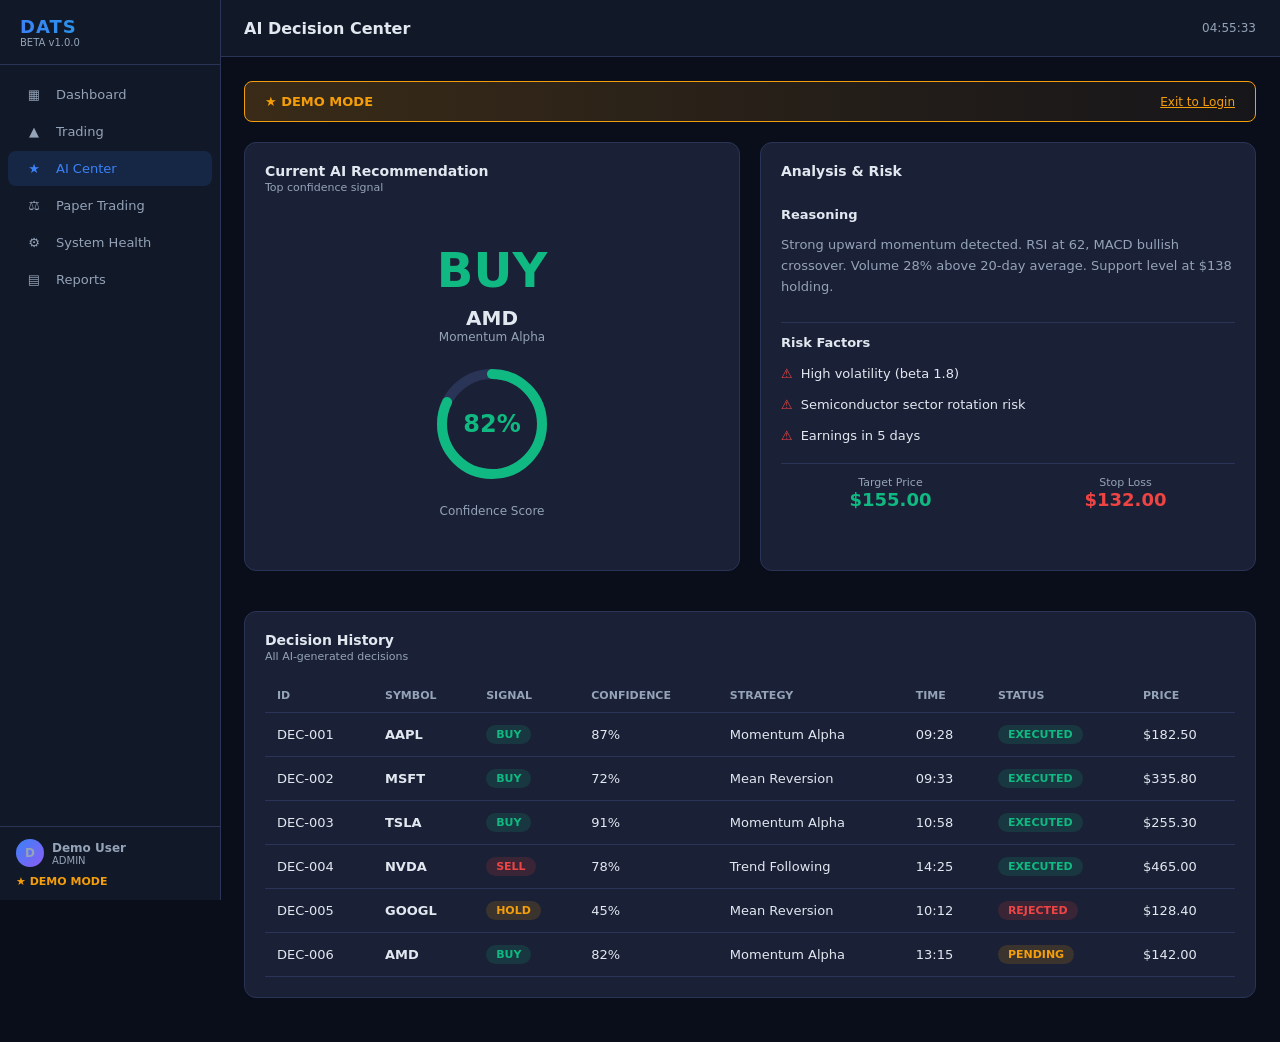
<file: src/api/static/demo-ai.html>
<!DOCTYPE html>
<html lang="en">
<head>
<meta charset="UTF-8">
<meta name="viewport" content="width=device-width, initial-scale=1.0">
<title>DATS | AI Decision Center</title>
<style>
body{background:#0a0e1a;color:#e2e8f0;font-family:'Segoe UI',system-ui,sans-serif;margin:0}
.sidebar{width:220px;background:#111827;border-right:1px solid #2a3456;position:fixed;top:0;left:0;height:100vh;display:flex;flex-direction:column}
.sidebar-header{padding:16px 20px;border-bottom:1px solid #2a3456}
.sidebar-header h2{font-size:18px;font-weight:700;letter-spacing:1px;background:linear-gradient(90deg,#3b82f6,#06b6d4);-webkit-background-clip:text;-webkit-text-fill-color:transparent;margin:0}
.nav-menu{flex:1;padding:12px 8px}
.nav-item{display:flex;align-items:center;padding:10px 16px;border-radius:8px;color:#94a3b8;font-size:13px;font-weight:500;text-decoration:none;margin-bottom:2px}
.nav-item:hover{background:#232b45;color:#e2e8f0}
.nav-item.active{background:rgba(59,130,246,0.15);color:#3b82f6}
.nav-item .icon{width:20px;margin-right:12px;text-align:center}
.sidebar-footer{padding:12px 16px;border-top:1px solid #2a3456;font-size:11px;color:#94a3b8}
.user-info{display:flex;align-items:center;gap:8px;margin-bottom:8px}
.user-avatar{width:28px;height:28px;border-radius:50%;background:linear-gradient(135deg,#3b82f6,#8b5cf6);display:flex;align-items:center;justify-content:center;font-size:12px;font-weight:700}
.main-content{margin-left:220px;min-height:100vh}
.topbar{height:56px;background:#111827;border-bottom:1px solid #2a3456;display:flex;align-items:center;justify-content:space-between;padding:0 24px}
.topbar-title{font-size:16px;font-weight:600}
.content-area{padding:24px}
.grid{display:grid;gap:20px;margin-bottom:20px}
.grid-2{grid-template-columns:repeat(2,1fr)}
.card{background:#1a2035;border:1px solid #2a3456;border-radius:12px;padding:20px;margin-bottom:20px}
.card-header{display:flex;align-items:center;justify-content:space-between;margin-bottom:16px}
.card-title{font-size:14px;font-weight:600}
.card-subtitle{font-size:11px;color:#94a3b8;margin-top:2px}
.data-table{width:100%;border-collapse:collapse}
.data-table th{text-align:left;padding:10px 12px;font-size:11px;font-weight:600;color:#94a3b8;text-transform:uppercase;border-bottom:1px solid #2a3456}
.data-table td{padding:12px;font-size:13px;border-bottom:1px solid #2a3456}
.badge{display:inline-block;padding:3px 10px;border-radius:12px;font-size:11px;font-weight:600}
.badge-green{background:rgba(16,185,129,0.15);color:#10b981}
.badge-red{background:rgba(239,68,68,0.15);color:#ef4444}
.badge-orange{background:rgba(245,158,11,0.15);color:#f59e0b}
.ai-signal{font-size:48px;font-weight:800;margin-bottom:8px}
.buy{color:#10b981}
.sell{color:#ef4444}
.hold{color:#f59e0b}
.confidence-ring{width:120px;height:120px;margin:20px auto;position:relative}
.confidence-text{position:absolute;top:50%;left:50%;transform:translate(-50%,-50%);font-size:24px;font-weight:700}
.demo-banner{background:linear-gradient(90deg,rgba(245,158,11,0.2),rgba(245,158,11,0.05));border:1px solid #f59e0b;border-radius:8px;padding:12px 20px;margin-bottom:20px;display:flex;align-items:center;justify-content:space-between}
.demo-banner-text{color:#f59e0b;font-size:13px;font-weight:600}
</style>
</head>
<body>

<div style="display:flex">
<aside class="sidebar">
<div class="sidebar-header"><h2>DATS</h2><div style="font-size:10px;color:#94a3b8">BETA v1.0.0</div></div>
<nav class="nav-menu">
<a href="demo.html" class="nav-item"><span class="icon">&#9638;</span>Dashboard</a>
<a href="demo-trading.html" class="nav-item"><span class="icon">&#9650;</span>Trading</a>
<a href="demo-ai.html" class="nav-item active"><span class="icon">&#9733;</span>AI Center</a>
<a href="demo-paper.html" class="nav-item"><span class="icon">&#9878;</span>Paper Trading</a>
<a href="demo-health.html" class="nav-item"><span class="icon">&#9881;</span>System Health</a>
<a href="demo-reports.html" class="nav-item"><span class="icon">&#9636;</span>Reports</a>
</nav>
<div class="sidebar-footer">
<div class="user-info"><div class="user-avatar">D</div><div><div style="font-size:12px;font-weight:600">Demo User</div><div style="font-size:10px;color:#94a3b8">ADMIN</div></div></div>
<div style="color:#f59e0b;font-weight:600">&#9733; DEMO MODE</div>
</div>
</aside>

<main class="main-content">
<header class="topbar"><div class="topbar-title">AI Decision Center</div><div style="font-size:12px;color:#94a3b8">04:55:33</div></header>

<div class="content-area">
<div class="demo-banner"><span class="demo-banner-text">&#9733; DEMO MODE</span><a href="/" style="color:#f59e0b;font-size:12px">Exit to Login</a></div>

<div class="grid grid-2">
<div class="card">
<div class="card-header"><div><div class="card-title">Current AI Recommendation</div><div class="card-subtitle">Top confidence signal</div></div></div>
<div style="text-align:center;padding:32px">
<div class="ai-signal buy">BUY</div>
<div style="font-size:20px;font-weight:600">AMD</div>
<div style="font-size:12px;color:#94a3b8">Momentum Alpha</div>
<div class="confidence-ring">
<svg width="120" height="120" viewBox="0 0 120 120"><circle cx="60" cy="60" r="50" stroke="#2a3456" stroke-width="10" fill="none"/><circle cx="60" cy="60" r="50" stroke="#10b981" stroke-width="10" fill="none" stroke-dasharray="258 314" stroke-linecap="round" transform="rotate(-90 60 60)"/></svg>
<div class="confidence-text" style="color:#10b981">82%</div>
</div>
<div style="font-size:12px;color:#94a3b8;margin-top:8px">Confidence Score</div>
</div>
</div>

<div class="card">
<div class="card-header"><div><div class="card-title">Analysis & Risk</div></div></div>
<div style="padding:12px 0">
<div style="font-size:13px;font-weight:600;margin-bottom:8px">Reasoning</div>
<p style="font-size:13px;color:#94a3b8;line-height:1.6">Strong upward momentum detected. RSI at 62, MACD bullish crossover. Volume 28% above 20-day average. Support level at $138 holding.</p>
</div>
<div style="padding:12px 0;border-top:1px solid #2a3456">
<div style="font-size:13px;font-weight:600;margin-bottom:8px">Risk Factors</div>
<div style="display:flex;align-items:center;gap:8px;padding:8px 0;font-size:13px"><span style="color:#ef4444">&#9888;</span>High volatility (beta 1.8)</div>
<div style="display:flex;align-items:center;gap:8px;padding:8px 0;font-size:13px"><span style="color:#ef4444">&#9888;</span>Semiconductor sector rotation risk</div>
<div style="display:flex;align-items:center;gap:8px;padding:8px 0;font-size:13px"><span style="color:#ef4444">&#9888;</span>Earnings in 5 days</div>
</div>
<div style="display:flex;gap:16px;padding-top:12px;border-top:1px solid #2a3456">
<div style="text-align:center;flex:1"><div style="font-size:11px;color:#94a3b8">Target Price</div><div style="font-size:18px;font-weight:700;color:#10b981">$155.00</div></div>
<div style="text-align:center;flex:1"><div style="font-size:11px;color:#94a3b8">Stop Loss</div><div style="font-size:18px;font-weight:700;color:#ef4444">$132.00</div></div>
</div>
</div>
</div>

<div class="card">
<div class="card-header"><div><div class="card-title">Decision History</div><div class="card-subtitle">All AI-generated decisions</div></div></div>
<table class="data-table">
<thead><tr><th>ID</th><th>Symbol</th><th>Signal</th><th>Confidence</th><th>Strategy</th><th>Time</th><th>Status</th><th>Price</th></tr></thead>
<tbody>
<tr><td>DEC-001</td><td><strong>AAPL</strong></td><td><span class="badge badge-green">BUY</span></td><td>87%</td><td>Momentum Alpha</td><td>09:28</td><td><span class="badge badge-green">EXECUTED</span></td><td>$182.50</td></tr>
<tr><td>DEC-002</td><td><strong>MSFT</strong></td><td><span class="badge badge-green">BUY</span></td><td>72%</td><td>Mean Reversion</td><td>09:33</td><td><span class="badge badge-green">EXECUTED</span></td><td>$335.80</td></tr>
<tr><td>DEC-003</td><td><strong>TSLA</strong></td><td><span class="badge badge-green">BUY</span></td><td>91%</td><td>Momentum Alpha</td><td>10:58</td><td><span class="badge badge-green">EXECUTED</span></td><td>$255.30</td></tr>
<tr><td>DEC-004</td><td><strong>NVDA</strong></td><td><span class="badge badge-red">SELL</span></td><td>78%</td><td>Trend Following</td><td>14:25</td><td><span class="badge badge-green">EXECUTED</span></td><td>$465.00</td></tr>
<tr><td>DEC-005</td><td><strong>GOOGL</strong></td><td><span class="badge badge-orange">HOLD</span></td><td>45%</td><td>Mean Reversion</td><td>10:12</td><td><span class="badge badge-red">REJECTED</span></td><td>$128.40</td></tr>
<tr><td>DEC-006</td><td><strong>AMD</strong></td><td><span class="badge badge-green">BUY</span></td><td>82%</td><td>Momentum Alpha</td><td>13:15</td><td><span class="badge badge-orange">PENDING</span></td><td>$142.00</td></tr>
</tbody>
</table>
</div>

</div>
</main>
</div>

</body>
</html>
</file>
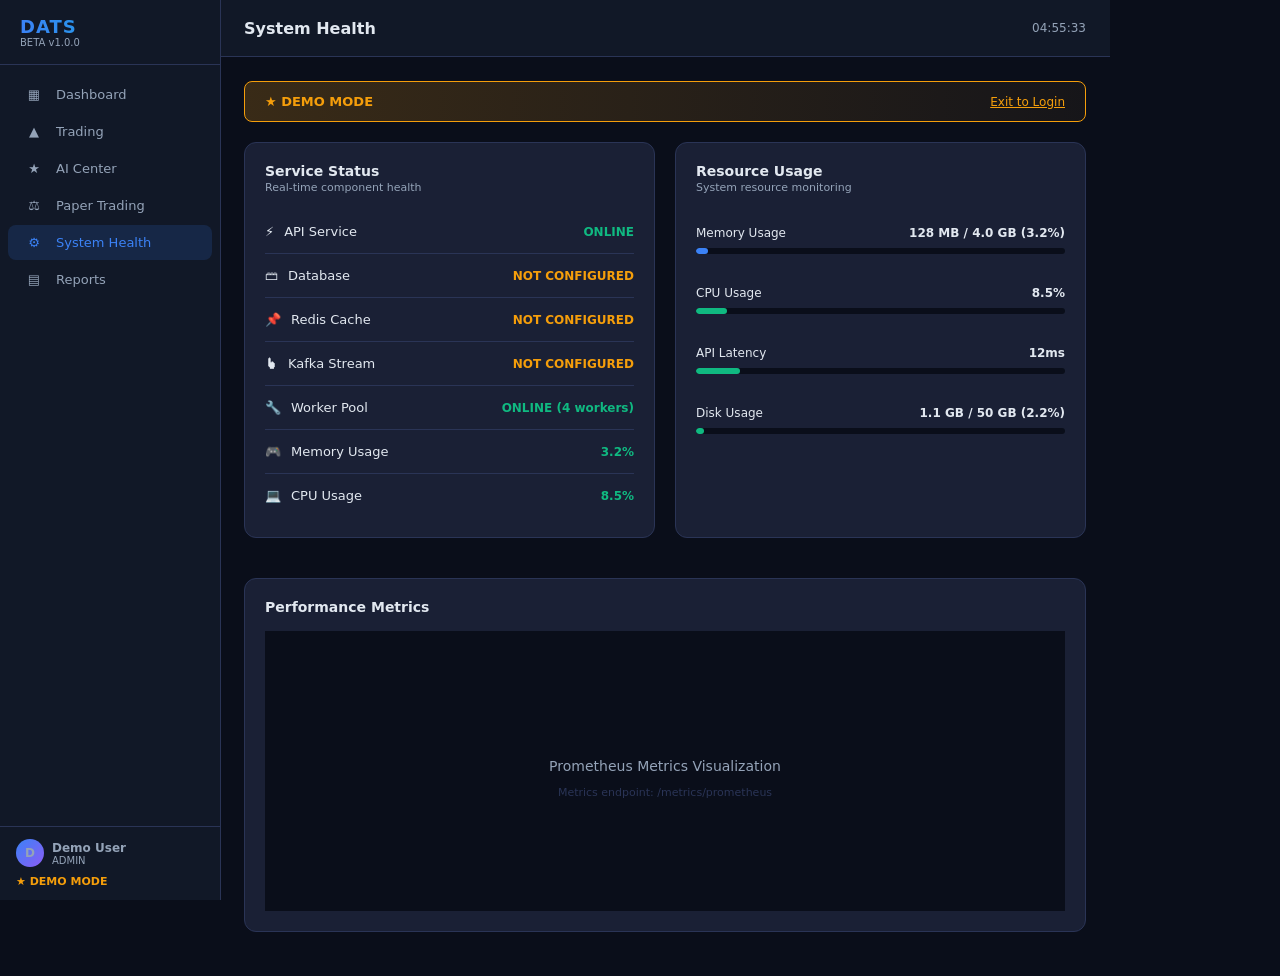
<file: src/api/static/demo-health.html>
<!DOCTYPE html>
<html lang="en">
<head>
<meta charset="UTF-8">
<meta name="viewport" content="width=device-width, initial-scale=1.0">
<title>DATS | System Health</title>
<style>
body{background:#0a0e1a;color:#e2e8f0;font-family:'Segoe UI',system-ui,sans-serif;margin:0}
.sidebar{width:220px;background:#111827;border-right:1px solid #2a3456;position:fixed;top:0;left:0;height:100vh;display:flex;flex-direction:column}
.sidebar-header{padding:16px 20px;border-bottom:1px solid #2a3456}
.sidebar-header h2{font-size:18px;font-weight:700;letter-spacing:1px;background:linear-gradient(90deg,#3b82f6,#06b6d4);-webkit-background-clip:text;-webkit-text-fill-color:transparent;margin:0}
.nav-menu{flex:1;padding:12px 8px}
.nav-item{display:flex;align-items:center;padding:10px 16px;border-radius:8px;color:#94a3b8;font-size:13px;font-weight:500;text-decoration:none;margin-bottom:2px}
.nav-item:hover{background:#232b45;color:#e2e8f0}
.nav-item.active{background:rgba(59,130,246,0.15);color:#3b82f6}
.nav-item .icon{width:20px;margin-right:12px;text-align:center}
.sidebar-footer{padding:12px 16px;border-top:1px solid #2a3456;font-size:11px;color:#94a3b8}
.user-info{display:flex;align-items:center;gap:8px;margin-bottom:8px}
.user-avatar{width:28px;height:28px;border-radius:50%;background:linear-gradient(135deg,#3b82f6,#8b5cf6);display:flex;align-items:center;justify-content:center;font-size:12px;font-weight:700}
.main-content{margin-left:220px;min-height:100vh}
.topbar{height:56px;background:#111827;border-bottom:1px solid #2a3456;display:flex;align-items:center;justify-content:space-between;padding:0 24px}
.topbar-title{font-size:16px;font-weight:600}
.content-area{padding:24px}
.grid{display:grid;gap:20px;margin-bottom:20px}
.grid-2{grid-template-columns:repeat(2,1fr)}
.card{background:#1a2035;border:1px solid #2a3456;border-radius:12px;padding:20px;margin-bottom:20px}
.card-header{display:flex;align-items:center;justify-content:space-between;margin-bottom:16px}
.card-title{font-size:14px;font-weight:600}
.card-subtitle{font-size:11px;color:#94a3b8;margin-top:2px}
.health-item{display:flex;align-items:center;justify-content:space-between;padding:14px 0;border-bottom:1px solid #2a3456}
.health-item:last-child{border-bottom:none}
.health-name{display:flex;align-items:center;gap:10px;font-size:13px}
.health-status{font-size:12px;font-weight:600}
.healthy{color:#10b981}
.warning{color:#f59e0b}
.critical{color:#ef4444}
.progress-bar{width:100%;height:6px;background:#0a0e1a;border-radius:3px;overflow:hidden;margin-top:8px}
.progress-fill{height:100%;border-radius:3px}
.demo-banner{background:linear-gradient(90deg,rgba(245,158,11,0.2),rgba(245,158,11,0.05));border:1px solid #f59e0b;border-radius:8px;padding:12px 20px;margin-bottom:20px;display:flex;align-items:center;justify-content:space-between}
.demo-banner-text{color:#f59e0b;font-size:13px;font-weight:600}
</style>
</head>
<body>

<div style="display:flex">
<aside class="sidebar">
<div class="sidebar-header"><h2>DATS</h2><div style="font-size:10px;color:#94a3b8">BETA v1.0.0</div></div>
<nav class="nav-menu">
<a href="demo.html" class="nav-item"><span class="icon">&#9638;</span>Dashboard</a>
<a href="demo-trading.html" class="nav-item"><span class="icon">&#9650;</span>Trading</a>
<a href="demo-ai.html" class="nav-item"><span class="icon">&#9733;</span>AI Center</a>
<a href="demo-paper.html" class="nav-item"><span class="icon">&#9878;</span>Paper Trading</a>
<a href="demo-health.html" class="nav-item active"><span class="icon">&#9881;</span>System Health</a>
<a href="demo-reports.html" class="nav-item"><span class="icon">&#9636;</span>Reports</a>
</nav>
<div class="sidebar-footer">
<div class="user-info"><div class="user-avatar">D</div><div><div style="font-size:12px;font-weight:600">Demo User</div><div style="font-size:10px;color:#94a3b8">ADMIN</div></div></div>
<div style="color:#f59e0b;font-weight:600">&#9733; DEMO MODE</div>
</div>
</aside>

<main class="main-content">
<header class="topbar"><div class="topbar-title">System Health</div><div style="font-size:12px;color:#94a3b8">04:55:33</div></header>

<div class="content-area">
<div class="demo-banner"><span class="demo-banner-text">&#9733; DEMO MODE</span><a href="/" style="color:#f59e0b;font-size:12px">Exit to Login</a></div>

<div class="grid grid-2">
<div class="card">
<div class="card-header"><div><div class="card-title">Service Status</div><div class="card-subtitle">Real-time component health</div></div></div>
<div class="health-item"><div class="health-name"><span>&#9889;</span>API Service</div><div class="health-status healthy">ONLINE</div></div>
<div class="health-item"><div class="health-name"><span>&#128451;</span>Database</div><div class="health-status warning">NOT CONFIGURED</div></div>
<div class="health-item"><div class="health-name"><span>&#128204;</span>Redis Cache</div><div class="health-status warning">NOT CONFIGURED</div></div>
<div class="health-item"><div class="health-name"><span>&#128418;</span>Kafka Stream</div><div class="health-status warning">NOT CONFIGURED</div></div>
<div class="health-item"><div class="health-name"><span>&#128295;</span>Worker Pool</div><div class="health-status healthy">ONLINE (4 workers)</div></div>
<div class="health-item"><div class="health-name"><span>&#127918;</span>Memory Usage</div><div class="health-status healthy">3.2%</div></div>
<div class="health-item"><div class="health-name"><span>&#128187;</span>CPU Usage</div><div class="health-status healthy">8.5%</div></div>
</div>

<div class="card">
<div class="card-header"><div><div class="card-title">Resource Usage</div><div class="card-subtitle">System resource monitoring</div></div></div>
<div style="padding:16px 0">
<div style="display:flex;justify-content:space-between;font-size:12px;margin-bottom:8px"><span>Memory Usage</span><strong>128 MB / 4.0 GB (3.2%)</strong></div>
<div class="progress-bar"><div class="progress-fill" style="width:3.2%;background:#3b82f6"></div></div>
</div>
<div style="padding:16px 0">
<div style="display:flex;justify-content:space-between;font-size:12px;margin-bottom:8px"><span>CPU Usage</span><strong>8.5%</strong></div>
<div class="progress-bar"><div class="progress-fill" style="width:8.5%;background:#10b981"></div></div>
</div>
<div style="padding:16px 0">
<div style="display:flex;justify-content:space-between;font-size:12px;margin-bottom:8px"><span>API Latency</span><strong>12ms</strong></div>
<div class="progress-bar"><div class="progress-fill" style="width:12%;background:#10b981"></div></div>
</div>
<div style="padding:16px 0">
<div style="display:flex;justify-content:space-between;font-size:12px;margin-bottom:8px"><span>Disk Usage</span><strong>1.1 GB / 50 GB (2.2%)</strong></div>
<div class="progress-bar"><div class="progress-fill" style="width:2.2%;background:#10b981"></div></div>
</div>
</div>
</div>

<div class="card">
<div class="card-header"><div><div class="card-title">Performance Metrics</div></div></div>
<div style="width:100%;height:280px;background:#0a0e1a;border-radius:8px;display:flex;align-items:center;justify-content:center">
<svg viewBox="0 0 800 280" width="100%" height="100%" preserveAspectRatio="none">
<rect x="0" y="0" width="800" height="280" fill="#0a0e1a"/>
<text x="400" y="140" text-anchor="middle" fill="#94a3b8" font-size="14">Prometheus Metrics Visualization</text>
<text x="400" y="165" text-anchor="middle" fill="#2a3456" font-size="11">Metrics endpoint: /metrics/prometheus</text>
</svg>
</div>
</div>

</div>
</main>
</div>

</body>
</html>
</file>
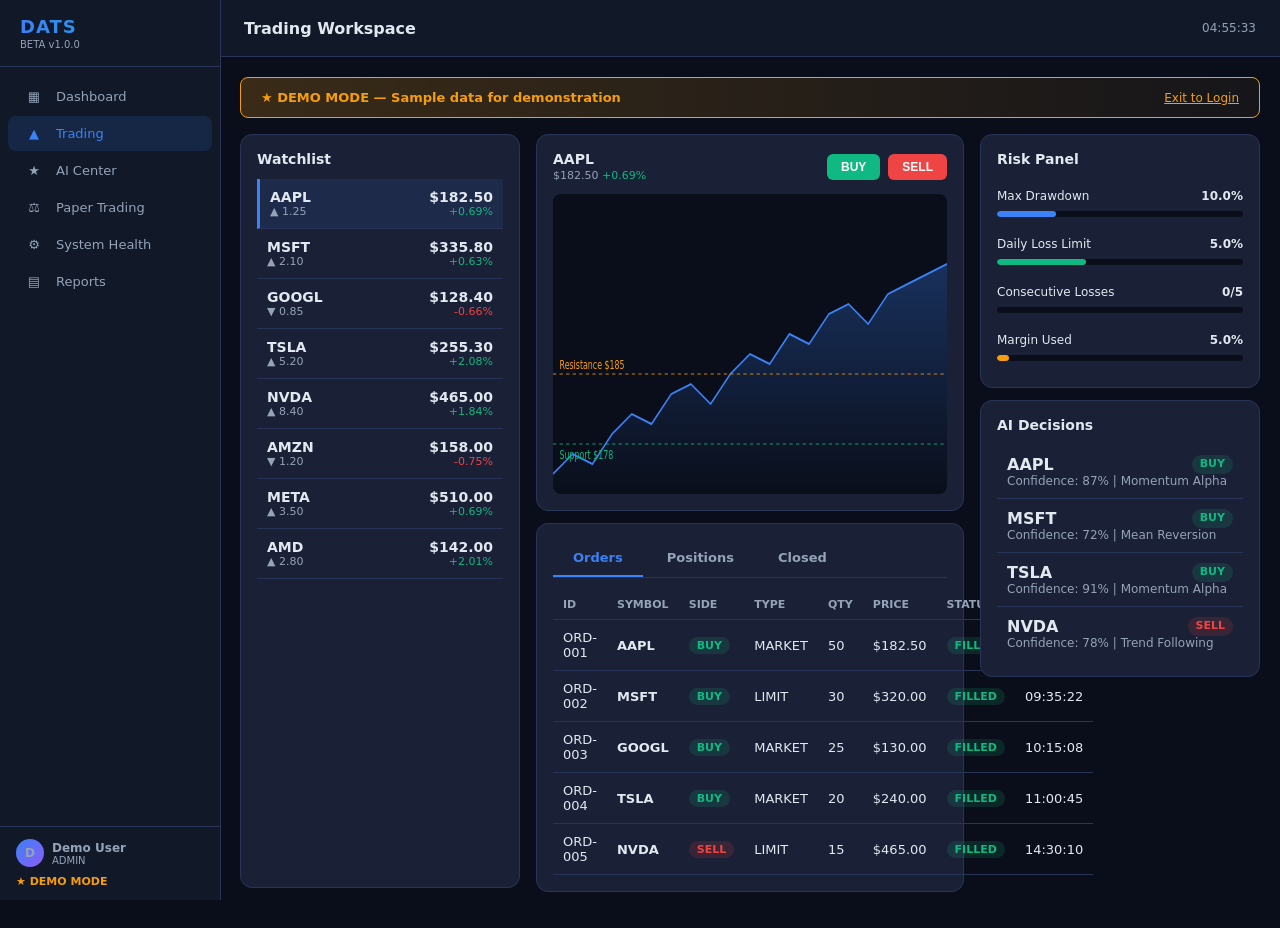
<file: src/api/static/demo-trading.html>
<!DOCTYPE html>
<html lang="en">
<head>
<meta charset="UTF-8">
<meta name="viewport" content="width=device-width, initial-scale=1.0">
<title>DATS | Trading Workspace</title>
<style>
body { background: #0a0e1a; color: #e2e8f0; font-family: 'Segoe UI', system-ui, sans-serif; margin: 0; }
.sidebar { width: 220px; background: #111827; border-right: 1px solid #2a3456; position: fixed; top: 0; left: 0; height: 100vh; display: flex; flex-direction: column; }
.sidebar-header { padding: 16px 20px; border-bottom: 1px solid #2a3456; }
.sidebar-header h2 { font-size: 18px; font-weight: 700; letter-spacing: 1px; background: linear-gradient(90deg, #3b82f6, #06b6d4); -webkit-background-clip: text; -webkit-text-fill-color: transparent; margin: 0; }
.sidebar-header .version { font-size: 10px; color: #94a3b8; margin-top: 2px; }
.nav-menu { flex: 1; padding: 12px 8px; }
.nav-item { display: flex; align-items: center; padding: 10px 16px; border-radius: 8px; color: #94a3b8; font-size: 13px; font-weight: 500; cursor: pointer; margin-bottom: 2px; text-decoration: none; }
.nav-item:hover { background: #232b45; color: #e2e8f0; }
.nav-item.active { background: rgba(59,130,246,0.15); color: #3b82f6; }
.nav-item .icon { width: 20px; margin-right: 12px; text-align: center; }
.sidebar-footer { padding: 12px 16px; border-top: 1px solid #2a3456; font-size: 11px; color: #94a3b8; }
.user-info { display: flex; align-items: center; gap: 8px; margin-bottom: 8px; }
.user-avatar { width: 28px; height: 28px; border-radius: 50%; background: linear-gradient(135deg, #3b82f6, #8b5cf6); display: flex; align-items: center; justify-content: center; font-size: 12px; font-weight: 700; }
.main-content { margin-left: 220px; min-height: 100vh; }
.topbar { height: 56px; background: #111827; border-bottom: 1px solid #2a3456; display: flex; align-items: center; justify-content: space-between; padding: 0 24px; }
.topbar-title { font-size: 16px; font-weight: 600; }
.content-area { padding: 20px; }
.grid { display: grid; gap: 16px; }
.grid-4 { grid-template-columns: 280px 1fr 1fr 280px; }
.card { background: #1a2035; border: 1px solid #2a3456; border-radius: 12px; padding: 16px; margin-bottom: 16px; }
.card-header { display: flex; align-items: center; justify-content: space-between; margin-bottom: 12px; }
.card-title { font-size: 14px; font-weight: 600; }
.card-subtitle { font-size: 11px; color: #94a3b8; margin-top: 2px; }
.data-table { width: 100%; border-collapse: collapse; }
.data-table th { text-align: left; padding: 8px 10px; font-size: 11px; font-weight: 600; color: #94a3b8; text-transform: uppercase; border-bottom: 1px solid #2a3456; }
.data-table td { padding: 10px; font-size: 13px; border-bottom: 1px solid #2a3456; }
.badge { display: inline-block; padding: 2px 8px; border-radius: 10px; font-size: 11px; font-weight: 600; }
.badge-green { background: rgba(16,185,129,0.15); color: #10b981; }
.badge-red { background: rgba(239,68,68,0.15); color: #ef4444; }
.badge-blue { background: rgba(59,130,246,0.15); color: #3b82f6; }
.badge-orange { background: rgba(245,158,11,0.15); color: #f59e0b; }
.badge-gray { background: rgba(148,163,184,0.15); color: #94a3b8; }
.btn-small { padding: 6px 14px; font-size: 12px; border-radius: 6px; border: none; cursor: pointer; font-weight: 600; }
.btn-green { background: #10b981; color: white; }
.btn-red { background: #ef4444; color: white; }
.watchlist-item { display: flex; align-items: center; justify-content: space-between; padding: 10px; border-bottom: 1px solid #2a3456; cursor: pointer; }
.watchlist-item:hover { background: #232b45; }
.watchlist-item.selected { background: rgba(59,130,246,0.1); border-left: 3px solid #3b82f6; }
.watchlist-symbol { font-size: 14px; font-weight: 700; }
.watchlist-price { font-size: 14px; font-weight: 600; text-align: right; }
.watchlist-change { font-size: 11px; text-align: right; }
.chart-container { width: 100%; height: 300px; background: #0a0e1a; border-radius: 8px; display: flex; align-items: center; justify-content: center; }
.progress-bar { width: 100%; height: 6px; background: #0a0e1a; border-radius: 3px; overflow: hidden; margin-top: 8px; }
.progress-fill { height: 100%; border-radius: 3px; }
.demo-banner { background: linear-gradient(90deg, rgba(245,158,11,0.2), rgba(245,158,11,0.05)); border: 1px solid #f59e0b; border-radius: 8px; padding: 12px 20px; margin-bottom: 16px; display: flex; align-items: center; justify-content: space-between; }
.demo-banner-text { color: #f59e0b; font-size: 13px; font-weight: 600; }
</style>
</head>
<body>

<div class="app-container" style="display:flex">
  <aside class="sidebar">
    <div class="sidebar-header">
      <h2>DATS</h2>
      <div class="version">BETA v1.0.0</div>
    </div>
    <nav class="nav-menu">
      <a href="demo.html" class="nav-item"><span class="icon">&#9638;</span><span>Dashboard</span></a>
      <a href="demo-trading.html" class="nav-item active"><span class="icon">&#9650;</span><span>Trading</span></a>
      <a href="demo-ai.html" class="nav-item"><span class="icon">&#9733;</span><span>AI Center</span></a>
      <a href="demo-paper.html" class="nav-item"><span class="icon">&#9878;</span><span>Paper Trading</span></a>
      <a href="demo-health.html" class="nav-item"><span class="icon">&#9881;</span><span>System Health</span></a>
      <a href="demo-reports.html" class="nav-item"><span class="icon">&#9636;</span><span>Reports</span></a>
    </nav>
    <div class="sidebar-footer">
      <div class="user-info">
        <div class="user-avatar">D</div>
        <div><div style="font-size:12px;font-weight:600">Demo User</div><div style="font-size:10px;color:#94a3b8">ADMIN</div></div>
      </div>
      <div style="color:#f59e0b;font-weight:600">&#9733; DEMO MODE</div>
    </div>
  </aside>

  <main class="main-content">
    <header class="topbar">
      <div class="topbar-title">Trading Workspace</div>
      <div style="font-size:12px;color:#94a3b8">04:55:33</div>
    </header>

    <div class="content-area">
      <div class="demo-banner">
        <span class="demo-banner-text">&#9733; DEMO MODE &mdash; Sample data for demonstration</span>
        <a href="/" style="color:#f59e0b;font-size:12px">Exit to Login</a>
      </div>

      <div class="grid grid-4">
        <div>
          <div class="card" style="height:calc(100vh - 180px);overflow-y:auto">
            <div class="card-header"><div class="card-title">Watchlist</div></div>
            <div class="watchlist-item selected"><div><div class="watchlist-symbol">AAPL</div><div style="font-size:11px;color:#94a3b8">&#9650; 1.25</div></div><div><div class="watchlist-price">$182.50</div><div class="watchlist-change" style="color:#10b981">+0.69%</div></div></div>
            <div class="watchlist-item"><div><div class="watchlist-symbol">MSFT</div><div style="font-size:11px;color:#94a3b8">&#9650; 2.10</div></div><div><div class="watchlist-price">$335.80</div><div class="watchlist-change" style="color:#10b981">+0.63%</div></div></div>
            <div class="watchlist-item"><div><div class="watchlist-symbol">GOOGL</div><div style="font-size:11px;color:#94a3b8">&#9660; 0.85</div></div><div><div class="watchlist-price">$128.40</div><div class="watchlist-change" style="color:#ef4444">-0.66%</div></div></div>
            <div class="watchlist-item"><div><div class="watchlist-symbol">TSLA</div><div style="font-size:11px;color:#94a3b8">&#9650; 5.20</div></div><div><div class="watchlist-price">$255.30</div><div class="watchlist-change" style="color:#10b981">+2.08%</div></div></div>
            <div class="watchlist-item"><div><div class="watchlist-symbol">NVDA</div><div style="font-size:11px;color:#94a3b8">&#9650; 8.40</div></div><div><div class="watchlist-price">$465.00</div><div class="watchlist-change" style="color:#10b981">+1.84%</div></div></div>
            <div class="watchlist-item"><div><div class="watchlist-symbol">AMZN</div><div style="font-size:11px;color:#94a3b8">&#9660; 1.20</div></div><div><div class="watchlist-price">$158.00</div><div class="watchlist-change" style="color:#ef4444">-0.75%</div></div></div>
            <div class="watchlist-item"><div><div class="watchlist-symbol">META</div><div style="font-size:11px;color:#94a3b8">&#9650; 3.50</div></div><div><div class="watchlist-price">$510.00</div><div class="watchlist-change" style="color:#10b981">+0.69%</div></div></div>
            <div class="watchlist-item"><div><div class="watchlist-symbol">AMD</div><div style="font-size:11px;color:#94a3b8">&#9650; 2.80</div></div><div><div class="watchlist-price">$142.00</div><div class="watchlist-change" style="color:#10b981">+2.01%</div></div></div>
          </div>
        </div>

        <div style="grid-column:2/4">
          <div class="card" style="margin-bottom:12px">
            <div class="card-header">
              <div><div class="card-title">AAPL</div><div class="card-subtitle">$182.50 <span style="color:#10b981">+0.69%</span></div></div>
              <div style="display:flex;gap:8px"><button class="btn-small btn-green">BUY</button><button class="btn-small btn-red">SELL</button></div>
            </div>
            <div class="chart-container">
              <svg viewBox="0 0 600 300" width="100%" height="100%" preserveAspectRatio="none">
                <defs><linearGradient id="c1" x1="0" y1="0" x2="0" y2="1"><stop offset="0%" stop-color="#3b82f6" stop-opacity="0.3"/><stop offset="100%" stop-color="#3b82f6" stop-opacity="0"/></linearGradient></defs>
                <polygon points="0,300 0,280 30,260 60,270 90,240 120,220 150,230 180,200 210,190 240,210 270,180 300,160 330,170 360,140 390,150 420,120 450,110 480,130 510,100 540,90 570,80 600,70 600,300" fill="url(#c1)"/>
                <polyline points="0,280 30,260 60,270 90,240 120,220 150,230 180,200 210,190 240,210 270,180 300,160 330,170 360,140 390,150 420,120 450,110 480,130 510,100 540,90 570,80 600,70" fill="none" stroke="#3b82f6" stroke-width="2"/>
                <line x1="0" y1="180" x2="600" y2="180" stroke="#f59e0b" stroke-width="1" stroke-dasharray="5,5"/>
                <text x="10" y="175" fill="#f59e0b" font-size="12">Resistance $185</text>
                <line x1="0" y1="250" x2="600" y2="250" stroke="#10b981" stroke-width="1" stroke-dasharray="5,5"/>
                <text x="10" y="265" fill="#10b981" font-size="12">Support $178</text>
              </svg>
            </div>
          </div>
          <div class="card">
            <div style="display:flex;gap:4px;margin-bottom:12px;border-bottom:1px solid #2a3456">
              <div style="padding:10px 20px;font-size:13px;font-weight:600;color:#3b82f6;border-bottom:2px solid #3b82f6">Orders</div>
              <div style="padding:10px 20px;font-size:13px;font-weight:600;color:#94a3b8">Positions</div>
              <div style="padding:10px 20px;font-size:13px;font-weight:600;color:#94a3b8">Closed</div>
            </div>
            <table class="data-table">
              <thead><tr><th>ID</th><th>Symbol</th><th>Side</th><th>Type</th><th>Qty</th><th>Price</th><th>Status</th><th>Time</th></tr></thead>
              <tbody>
                <tr><td>ORD-001</td><td><strong>AAPL</strong></td><td><span class="badge badge-green">BUY</span></td><td>MARKET</td><td>50</td><td>$182.50</td><td><span class="badge badge-green">FILLED</span></td><td>09:30:15</td></tr>
                <tr><td>ORD-002</td><td><strong>MSFT</strong></td><td><span class="badge badge-green">BUY</span></td><td>LIMIT</td><td>30</td><td>$320.00</td><td><span class="badge badge-green">FILLED</span></td><td>09:35:22</td></tr>
                <tr><td>ORD-003</td><td><strong>GOOGL</strong></td><td><span class="badge badge-green">BUY</span></td><td>MARKET</td><td>25</td><td>$130.00</td><td><span class="badge badge-green">FILLED</span></td><td>10:15:08</td></tr>
                <tr><td>ORD-004</td><td><strong>TSLA</strong></td><td><span class="badge badge-green">BUY</span></td><td>MARKET</td><td>20</td><td>$240.00</td><td><span class="badge badge-green">FILLED</span></td><td>11:00:45</td></tr>
                <tr><td>ORD-005</td><td><strong>NVDA</strong></td><td><span class="badge badge-red">SELL</span></td><td>LIMIT</td><td>15</td><td>$465.00</td><td><span class="badge badge-green">FILLED</span></td><td>14:30:10</td></tr>
              </tbody>
            </table>
          </div>
        </div>

        <div>
          <div class="card" style="margin-bottom:12px">
            <div class="card-header"><div class="card-title">Risk Panel</div></div>
            <div style="padding:10px 0">
              <div style="display:flex;justify-content:space-between;font-size:12px;margin-bottom:8px"><span>Max Drawdown</span><strong>10.0%</strong></div>
              <div class="progress-bar"><div class="progress-fill" style="width:24%;background:#3b82f6"></div></div>
            </div>
            <div style="padding:10px 0">
              <div style="display:flex;justify-content:space-between;font-size:12px;margin-bottom:8px"><span>Daily Loss Limit</span><strong>5.0%</strong></div>
              <div class="progress-bar"><div class="progress-fill" style="width:36%;background:#10b981"></div></div>
            </div>
            <div style="padding:10px 0">
              <div style="display:flex;justify-content:space-between;font-size:12px;margin-bottom:8px"><span>Consecutive Losses</span><strong>0/5</strong></div>
              <div class="progress-bar"><div class="progress-fill" style="width:0%;background:#10b981"></div></div>
            </div>
            <div style="padding:10px 0">
              <div style="display:flex;justify-content:space-between;font-size:12px;margin-bottom:8px"><span>Margin Used</span><strong>5.0%</strong></div>
              <div class="progress-bar"><div class="progress-fill" style="width:5%;background:#f59e0b"></div></div>
            </div>
          </div>
          <div class="card">
            <div class="card-header"><div class="card-title">AI Decisions</div></div>
            <div style="padding:10px;border-bottom:1px solid #2a3456"><div style="display:flex;justify-content:space-between"><strong>AAPL</strong><span class="badge badge-green">BUY</span></div><div style="font-size:12px;color:#94a3b8">Confidence: 87% | Momentum Alpha</div></div>
            <div style="padding:10px;border-bottom:1px solid #2a3456"><div style="display:flex;justify-content:space-between"><strong>MSFT</strong><span class="badge badge-green">BUY</span></div><div style="font-size:12px;color:#94a3b8">Confidence: 72% | Mean Reversion</div></div>
            <div style="padding:10px;border-bottom:1px solid #2a3456"><div style="display:flex;justify-content:space-between"><strong>TSLA</strong><span class="badge badge-green">BUY</span></div><div style="font-size:12px;color:#94a3b8">Confidence: 91% | Momentum Alpha</div></div>
            <div style="padding:10px"><div style="display:flex;justify-content:space-between"><strong>NVDA</strong><span class="badge badge-red">SELL</span></div><div style="font-size:12px;color:#94a3b8">Confidence: 78% | Trend Following</div></div>
          </div>
        </div>
      </div>
    </div>
  </main>
</div>

</body>
</html>
</file>
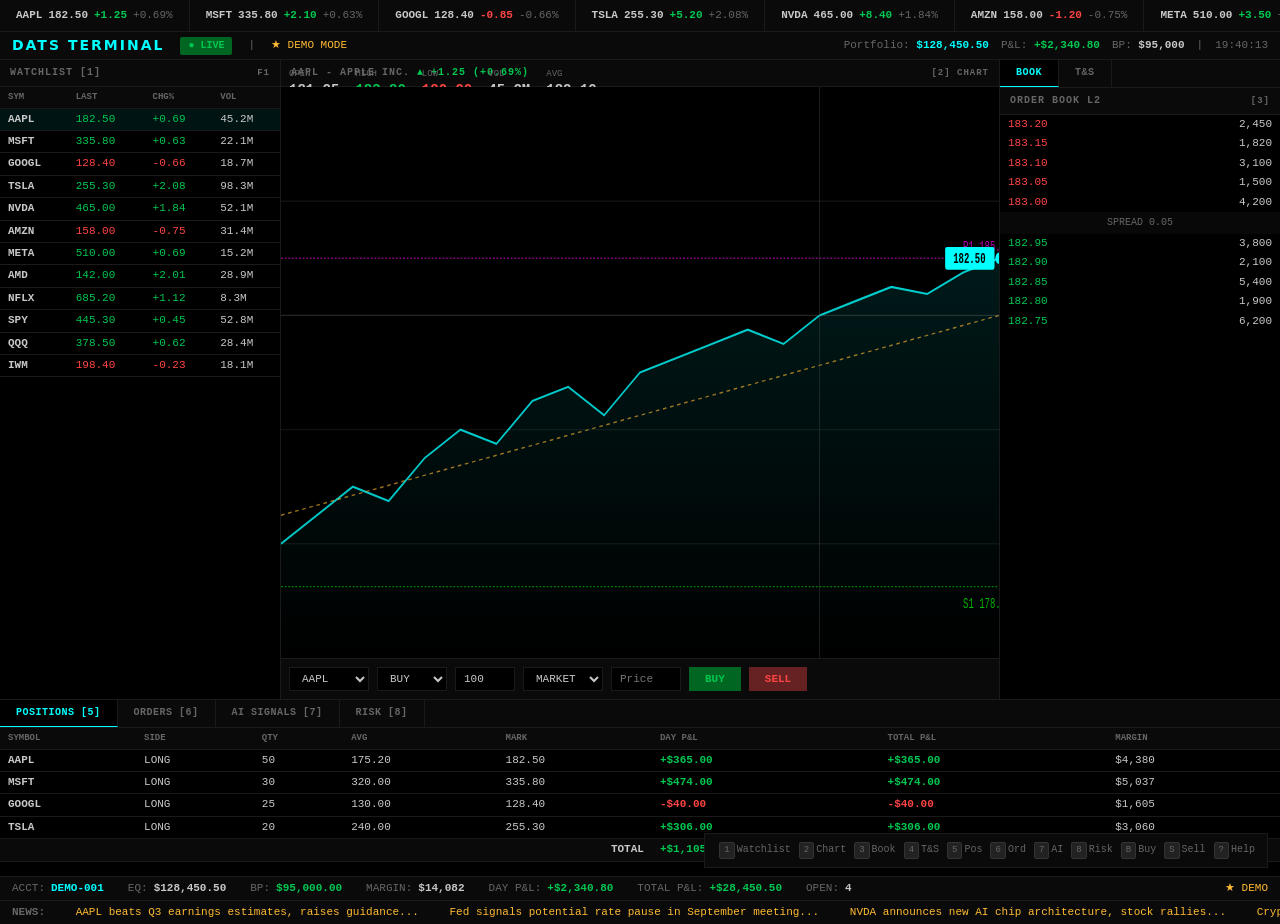
<file: src/api/static/terminal.html>
<!DOCTYPE html>
<html lang="en">
<head>
<meta charset="UTF-8">
<meta name="viewport" content="width=device-width, initial-scale=1.0">
<title>DATS Terminal</title>
<style>
:root {
  --bg: #000000;
  --bg-panel: #0a0a0a;
  --bg-hover: #141414;
  --border: #1a1a1a;
  --text: #c8c8c8;
  --text-dim: #666666;
  --green: #00c851;
  --green-dim: #006622;
  --red: #ff4444;
  --red-dim: #662222;
  --amber: #ffbb33;
  --blue: #33b5e5;
  --cyan: #00ffff;
  --magenta: #ff00ff;
  --font-mono: 'Consolas', 'Monaco', 'Courier New', monospace;
  --font-ui: 'Segoe UI', system-ui, sans-serif;
}

* { margin:0; padding:0; box-sizing:border-box; }

body {
  background: var(--bg);
  color: var(--text);
  font-family: var(--font-mono);
  font-size: 12px;
  line-height: 1.4;
  overflow: hidden;
  height: 100vh;
  width: 100vw;
}

/* === TICKER TAPE === */
.ticker-tape {
  background: var(--bg-panel);
  border-bottom: 1px solid var(--border);
  height: 32px;
  display: flex;
  align-items: center;
  overflow: hidden;
  white-space: nowrap;
  font-size: 11px;
}

.ticker-item {
  display: inline-flex;
  align-items: center;
  gap: 6px;
  padding: 0 16px;
  border-right: 1px solid var(--border);
  height: 100%;
}

.ticker-symbol { font-weight: 700; color: var(--text); }
.ticker-price { font-weight: 600; }
.ticker-change { font-weight: 600; }
.ticker-pct { color: var(--text-dim); }

.up { color: var(--green); }
.down { color: var(--red); }

/* === TOP BAR === */
.top-bar {
  background: var(--bg-panel);
  border-bottom: 1px solid var(--border);
  height: 28px;
  display: flex;
  align-items: center;
  justify-content: space-between;
  padding: 0 12px;
  font-size: 11px;
}

.top-bar-left { display: flex; align-items: center; gap: 16px; }
.top-bar-right { display: flex; align-items: center; gap: 12px; }

.logo-text {
  font-family: var(--font-ui);
  font-size: 14px;
  font-weight: 800;
  color: var(--cyan);
  letter-spacing: 2px;
}

.status-pill {
  padding: 2px 8px;
  border-radius: 2px;
  font-size: 10px;
  font-weight: 700;
  text-transform: uppercase;
}

.status-live { background: var(--green-dim); color: var(--green); }
.status-demo { background: rgba(255,187,51,0.15); color: var(--amber); }

/* === MAIN GRID === */
.terminal-grid {
  display: grid;
  grid-template-columns: 280px 1fr 280px;
  grid-template-rows: 1fr 200px;
  gap: 1px;
  background: var(--border);
  height: calc(100vh - 60px);
}

.terminal-grid > div {
  background: var(--bg);
  overflow: hidden;
  display: flex;
  flex-direction: column;
}

/* === PANEL HEADER === */
.panel-header {
  background: var(--bg-panel);
  padding: 6px 10px;
  font-size: 10px;
  font-weight: 700;
  text-transform: uppercase;
  letter-spacing: 1px;
  color: var(--text-dim);
  border-bottom: 1px solid var(--border);
  display: flex;
  justify-content: space-between;
  align-items: center;
  flex-shrink: 0;
}

.panel-header .hotkey {
  color: var(--text-dim);
  font-size: 9px;
}

/* === WATCHLIST === */
.watchlist-table { width: 100%; border-collapse: collapse; font-size: 11px; }
.watchlist-table th {
  text-align: left;
  padding: 4px 8px;
  background: var(--bg-panel);
  border-bottom: 1px solid var(--border);
  color: var(--text-dim);
  font-size: 9px;
  font-weight: 600;
  text-transform: uppercase;
  position: sticky;
  top: 0;
}
.watchlist-table td { padding: 3px 8px; border-bottom: 1px solid var(--border); cursor: pointer; }
.watchlist-table tr:hover { background: var(--bg-hover); }
.watchlist-table tr.selected { background: rgba(0,255,255,0.08); }

.sparkline { width: 60px; height: 16px; }

/* === CHART PANEL === */
.chart-panel { position: relative; }
.chart-container {
  flex: 1;
  background: var(--bg);
  position: relative;
}

.chart-overlay {
  position: absolute;
  top: 8px;
  left: 8px;
  display: flex;
  gap: 16px;
  font-size: 11px;
}

.chart-metric { display: flex; flex-direction: column; }
.chart-metric-label { color: var(--text-dim); font-size: 9px; text-transform: uppercase; }
.chart-metric-value { font-size: 14px; font-weight: 700; }

/* === ORDER BOOK === */
.orderbook-table { width: 100%; border-collapse: collapse; font-size: 11px; }
.orderbook-table td { padding: 2px 8px; }
.orderbook-bid { color: var(--green); }
.orderbook-ask { color: var(--red); }
.orderbook-bar { position: relative; }
.orderbook-bar-bg {
  position: absolute;
  top: 0;
  height: 100%;
  opacity: 0.15;
}
.orderbook-bar-bg.bid { right: 0; background: var(--green); }
.orderbook-bar-bg.ask { left: 0; background: var(--red); }

/* === TIME & SALES === */
.tns-table { width: 100%; border-collapse: collapse; font-size: 10px; }
.tns-table td { padding: 2px 8px; border-bottom: 1px solid var(--border); }
.tns-time { color: var(--text-dim); }
.tns-size { font-weight: 600; }

/* === POSITIONS === */
.pos-table { width: 100%; border-collapse: collapse; font-size: 11px; }
.pos-table th { text-align: left; padding: 4px 8px; background: var(--bg-panel); border-bottom: 1px solid var(--border); color: var(--text-dim); font-size: 9px; font-weight: 600; text-transform: uppercase; }
.pos-table td { padding: 3px 8px; border-bottom: 1px solid var(--border); }
.pos-table tr:hover { background: var(--bg-hover); }
.pos-pnl { font-weight: 600; }

/* === ACCOUNT BAR === */
.account-bar {
  background: var(--bg-panel);
  border-top: 1px solid var(--border);
  padding: 4px 12px;
  display: flex;
  gap: 24px;
  font-size: 11px;
  align-items: center;
}

.account-item { display: flex; gap: 6px; }
.account-label { color: var(--text-dim); }
.account-value { font-weight: 700; }

/* === ORDER ENTRY === */
.order-entry {
  display: flex;
  gap: 8px;
  padding: 8px;
  background: var(--bg-panel);
  border-top: 1px solid var(--border);
}

.order-entry input, .order-entry select {
  background: var(--bg);
  border: 1px solid var(--border);
  color: var(--text);
  padding: 4px 8px;
  font-family: var(--font-mono);
  font-size: 11px;
}

.order-entry button {
  padding: 4px 16px;
  font-family: var(--font-mono);
  font-size: 11px;
  font-weight: 700;
  border: none;
  cursor: pointer;
}

.btn-buy { background: var(--green-dim); color: var(--green); border: 1px solid var(--green-dim); }
.btn-buy:hover { background: var(--green); color: var(--bg); }
.btn-sell { background: var(--red-dim); color: var(--red); border: 1px solid var(--red-dim); }
.btn-sell:hover { background: var(--red); color: var(--bg); }

/* === SCROLLBAR === */
::-webkit-scrollbar { width: 6px; height: 6px; }
::-webkit-scrollbar-track { background: var(--bg); }
::-webkit-scrollbar-thumb { background: #333; border-radius: 3px; }
::-webkit-scrollbar-thumb:hover { background: #444; }

/* === RESPONSIVE === */
@media (max-width: 1200px) {
  .terminal-grid {
    grid-template-columns: 200px 1fr 200px;
  }
}

@media (max-width: 900px) {
  .terminal-grid {
    grid-template-columns: 1fr;
    grid-template-rows: auto auto auto auto;
  }
  .panel-right { display: none; }
  .panel-left { max-height: 300px; }
}

@media (max-width: 600px) {
  body { font-size: 10px; }
  .ticker-tape { height: 28px; font-size: 10px; }
  .top-bar { height: 24px; }
  .terminal-grid { display: flex; flex-direction: column; }
  .panel-left, .panel-right { display: none; }
  .panel-center { flex: 1; }
  .panel-bottom { max-height: 150px; }
}

/* === TABS === */
.tab-bar {
  display: flex;
  background: var(--bg-panel);
  border-bottom: 1px solid var(--border);
  flex-shrink: 0;
}

.tab {
  padding: 6px 16px;
  cursor: pointer;
  border-right: 1px solid var(--border);
  font-size: 10px;
  font-weight: 600;
  text-transform: uppercase;
  letter-spacing: 0.5px;
  color: var(--text-dim);
}

.tab:hover { background: var(--bg-hover); color: var(--text); }
.tab.active { background: var(--bg); color: var(--cyan); border-bottom: 1px solid var(--cyan); }

/* === MODAL === */
.modal-overlay {
  display: none;
  position: fixed;
  top: 0; left: 0; right: 0; bottom: 0;
  background: rgba(0,0,0,0.8);
  z-index: 1000;
  align-items: center;
  justify-content: center;
}

.modal-overlay.active { display: flex; }

.modal {
  background: var(--bg-panel);
  border: 1px solid var(--border);
  min-width: 400px;
  max-width: 90vw;
}

.modal-header {
  padding: 12px 16px;
  border-bottom: 1px solid var(--border);
  font-size: 13px;
  font-weight: 700;
  display: flex;
  justify-content: space-between;
  align-items: center;
}

.modal-body { padding: 16px; }

/* === KEYBOARD HINTS === */
.keyboard-hints {
  position: fixed;
  bottom: 32px;
  right: 12px;
  background: var(--bg-panel);
  border: 1px solid var(--border);
  padding: 8px 12px;
  font-size: 10px;
  color: var(--text-dim);
  z-index: 100;
}

.kb { 
  display: inline-block; 
  padding: 1px 4px; 
  background: #222; 
  border: 1px solid #333; 
  border-radius: 2px; 
  font-size: 9px;
  margin: 0 2px;
}

/* === NEWS TICKER === */
.news-ticker {
  background: var(--bg-panel);
  border-top: 1px solid var(--border);
  padding: 4px 12px;
  font-size: 11px;
  color: var(--amber);
  white-space: nowrap;
  overflow: hidden;
}

.news-ticker span { margin-right: 24px; }

/* === HEATMAP === */
.heatmap {
  display: grid;
  grid-template-columns: repeat(4, 1fr);
  gap: 1px;
}

.heatmap-cell {
  padding: 8px;
  text-align: center;
  font-size: 11px;
  cursor: pointer;
}

.heatmap-symbol { font-weight: 700; }
.heatmap-pct { font-size: 10px; }
</style>
</head>
<body>

<!-- TICKER TAPE -->
<div class="ticker-tape" id="ticker">
  <div class="ticker-item"><span class="ticker-symbol">AAPL</span><span class="ticker-price">182.50</span><span class="ticker-change up">+1.25</span><span class="ticker-pct">+0.69%</span></div>
  <div class="ticker-item"><span class="ticker-symbol">MSFT</span><span class="ticker-price">335.80</span><span class="ticker-change up">+2.10</span><span class="ticker-pct">+0.63%</span></div>
  <div class="ticker-item"><span class="ticker-symbol">GOOGL</span><span class="ticker-price">128.40</span><span class="ticker-change down">-0.85</span><span class="ticker-pct">-0.66%</span></div>
  <div class="ticker-item"><span class="ticker-symbol">TSLA</span><span class="ticker-price">255.30</span><span class="ticker-change up">+5.20</span><span class="ticker-pct">+2.08%</span></div>
  <div class="ticker-item"><span class="ticker-symbol">NVDA</span><span class="ticker-price">465.00</span><span class="ticker-change up">+8.40</span><span class="ticker-pct">+1.84%</span></div>
  <div class="ticker-item"><span class="ticker-symbol">AMZN</span><span class="ticker-price">158.00</span><span class="ticker-change down">-1.20</span><span class="ticker-pct">-0.75%</span></div>
  <div class="ticker-item"><span class="ticker-symbol">META</span><span class="ticker-price">510.00</span><span class="ticker-change up">+3.50</span><span class="ticker-pct">+0.69%</span></div>
  <div class="ticker-item"><span class="ticker-symbol">AMD</span><span class="ticker-price">142.00</span><span class="ticker-change up">+2.80</span><span class="ticker-pct">+2.01%</span></div>
</div>

<!-- TOP BAR -->
<div class="top-bar">
  <div class="top-bar-left">
    <span class="logo-text">DATS TERMINAL</span>
    <span class="status-pill status-live">&#9679; LIVE</span>
    <span style="color:var(--text-dim)">|</span>
    <span style="color:var(--amber)">&#9733; DEMO MODE</span>
  </div>
  <div class="top-bar-right">
    <span style="color:var(--text-dim)">Portfolio: <span style="color:var(--cyan);font-weight:700">$128,450.50</span></span>
    <span style="color:var(--text-dim)">P&L: <span style="color:var(--green);font-weight:700">+$2,340.80</span></span>
    <span style="color:var(--text-dim)">BP: <span style="color:var(--text);font-weight:700">$95,000</span></span>
    <span style="color:var(--text-dim)">|</span>
    <span id="clock" style="color:var(--text-dim)">--:--:--</span>
  </div>
</div>

<!-- MAIN TERMINAL GRID -->
<div class="terminal-grid">

  <!-- LEFT: WATCHLIST -->
  <div class="panel-left">
    <div class="panel-header">
      <span>Watchlist <span style="color:var(--text-dim)">[1]</span></span>
      <span class="hotkey">F1</span>
    </div>
    <div style="overflow-y:auto;flex:1">
      <table class="watchlist-table" id="watchlist">
        <tr><th>Sym</th><th>Last</th><th>Chg%</th><th>Vol</th></tr>
        <tr class="selected"><td><strong>AAPL</strong></td><td class="up">182.50</td><td class="up">+0.69</td><td>45.2M</td></tr>
        <tr><td><strong>MSFT</strong></td><td class="up">335.80</td><td class="up">+0.63</td><td>22.1M</td></tr>
        <tr><td><strong>GOOGL</strong></td><td class="down">128.40</td><td class="down">-0.66</td><td>18.7M</td></tr>
        <tr><td><strong>TSLA</strong></td><td class="up">255.30</td><td class="up">+2.08</td><td>98.3M</td></tr>
        <tr><td><strong>NVDA</strong></td><td class="up">465.00</td><td class="up">+1.84</td><td>52.1M</td></tr>
        <tr><td><strong>AMZN</strong></td><td class="down">158.00</td><td class="down">-0.75</td><td>31.4M</td></tr>
        <tr><td><strong>META</strong></td><td class="up">510.00</td><td class="up">+0.69</td><td>15.2M</td></tr>
        <tr><td><strong>AMD</strong></td><td class="up">142.00</td><td class="up">+2.01</td><td>28.9M</td></tr>
        <tr><td><strong>NFLX</strong></td><td class="up">685.20</td><td class="up">+1.12</td><td>8.3M</td></tr>
        <tr><td><strong>SPY</strong></td><td class="up">445.30</td><td class="up">+0.45</td><td>52.8M</td></tr>
        <tr><td><strong>QQQ</strong></td><td class="up">378.50</td><td class="up">+0.62</td><td>28.4M</td></tr>
        <tr><td><strong>IWM</strong></td><td class="down">198.40</td><td class="down">-0.23</td><td>18.1M</td></tr>
      </table>
    </div>
  </div>

  <!-- CENTER: CHART + ORDER ENTRY -->
  <div class="panel-center chart-panel">
    <div class="panel-header">
      <span>AAPL <span style="color:var(--text-dim)">- Apple Inc.</span> <span style="color:var(--green)">&#9650; +1.25 (+0.69%)</span></span>
      <span class="hotkey">[2] Chart</span>
    </div>
    
    <div class="chart-overlay">
      <div class="chart-metric">
        <span class="chart-metric-label">Open</span>
        <span class="chart-metric-value">181.25</span>
      </div>
      <div class="chart-metric">
        <span class="chart-metric-label">High</span>
        <span class="chart-metric-value" style="color:var(--green)">183.80</span>
      </div>
      <div class="chart-metric">
        <span class="chart-metric-label">Low</span>
        <span class="chart-metric-value" style="color:var(--red)">180.90</span>
      </div>
      <div class="chart-metric">
        <span class="chart-metric-label">Vol</span>
        <span class="chart-metric-value">45.2M</span>
      </div>
      <div class="chart-metric">
        <span class="chart-metric-label">Avg</span>
        <span class="chart-metric-value">182.10</span>
      </div>
    </div>

    <div class="chart-container" id="chart-area">
      <svg viewBox="0 0 800 400" width="100%" height="100%" preserveAspectRatio="none" id="main-chart">
        <!-- Grid lines -->
        <g stroke="#111" stroke-width="1">
          <line x1="0" y1="80" x2="800" y2="80"/>
          <line x1="0" y1="160" x2="800" y2="160"/>
          <line x1="0" y1="240" x2="800" y2="240"/>
          <line x1="0" y1="320" x2="800" y2="320"/>
        </g>
        <!-- Price line -->
        <polyline points="0,320 40,300 80,280 120,290 160,260 200,240 240,250 280,220 320,210 360,230 400,200 440,190 480,180 520,170 560,180 600,160 640,150 680,140 720,145 760,130 800,120" 
          fill="none" stroke="#00ffff" stroke-width="1.5" opacity="0.8"/>
        <!-- Area fill -->
        <polygon points="0,320 40,300 80,280 120,290 160,260 200,240 240,250 280,220 320,210 360,230 400,200 440,190 480,180 520,170 560,180 600,160 640,150 680,140 720,145 760,130 800,120 800,400 0,400" 
          fill="url(#chartGrad)" opacity="0.1"/>
        <defs>
          <linearGradient id="chartGrad" x1="0" y1="0" x2="0" y2="1">
            <stop offset="0%" stop-color="#00ffff"/>
            <stop offset="100%" stop-color="#000000"/>
          </linearGradient>
        </defs>
        <!-- VWAP -->
        <polyline points="0,300 800,160" fill="none" stroke="#ffbb33" stroke-width="1" stroke-dasharray="4,4" opacity="0.6"/>
        <!-- Support/Resistance -->
        <line x1="0" y1="120" x2="800" y2="120" stroke="#ff00ff" stroke-width="1" stroke-dasharray="2,2" opacity="0.5"/>
        <text x="760" y="115" fill="#ff00ff" font-size="10" opacity="0.7">R1 185.00</text>
        <line x1="0" y1="350" x2="800" y2="350" stroke="#00ff00" stroke-width="1" stroke-dasharray="2,2" opacity="0.5"/>
        <text x="760" y="365" fill="#00ff00" font-size="10" opacity="0.7">S1 178.00</text>
        <!-- Crosshair -->
        <line x1="600" y1="0" x2="600" y2="400" stroke="#666" stroke-width="0.5" opacity="0.5"/>
        <line x1="0" y1="160" x2="800" y2="160" stroke="#666" stroke-width="0.5" opacity="0.5"/>
        <!-- Current price marker -->
        <circle cx="800" cy="120" r="4" fill="#00ffff"/>
        <rect x="740" y="112" width="55" height="16" fill="#00ffff" rx="2"/>
        <text x="767" y="123" text-anchor="middle" fill="#000" font-size="10" font-weight="700">182.50</text>
      </svg>
    </div>

    <!-- ORDER ENTRY -->
    <div class="order-entry">
      <select style="width:80px">
        <option>AAPL</option>
        <option>MSFT</option>
        <option>GOOGL</option>
        <option>TSLA</option>
        <option>NVDA</option>
      </select>
      <select style="width:70px">
        <option>BUY</option>
        <option>SELL</option>
      </select>
      <input type="number" placeholder="Qty" value="100" style="width:60px">
      <select style="width:80px">
        <option>MARKET</option>
        <option>LIMIT</option>
        <option>STOP</option>
      </select>
      <input type="number" placeholder="Price" style="width:70px">
      <button class="btn-buy">BUY</button>
      <button class="btn-sell">SELL</button>
    </div>
  </div>

  <!-- RIGHT: ORDER BOOK + TIME & SALES -->
  <div class="panel-right">
    <div class="tab-bar">
      <div class="tab active" onclick="showTab('orderbook')">Book</div>
      <div class="tab" onclick="showTab('tns')">T&S</div>
    </div>
    
    <div id="orderbook-panel" style="flex:1;overflow:hidden;display:flex;flex-direction:column">
      <div class="panel-header" style="border-top:none">
        <span>Order Book <span style="color:var(--text-dim)">L2</span></span>
        <span class="hotkey">[3]</span>
      </div>
      <div style="overflow-y:auto;flex:1">
        <table class="orderbook-table">
          <tr><td class="orderbook-ask">183.20</td><td style="text-align:right">2,450</td></tr>
          <tr><td class="orderbook-ask">183.15</td><td style="text-align:right">1,820</td></tr>
          <tr><td class="orderbook-ask">183.10</td><td style="text-align:right">3,100</td></tr>
          <tr><td class="orderbook-ask">183.05</td><td style="text-align:right">1,500</td></tr>
          <tr><td class="orderbook-ask">183.00</td><td style="text-align:right">4,200</td></tr>
          <tr style="background:rgba(255,255,255,0.03)"><td colspan="2" style="text-align:center;padding:4px;color:var(--text-dim);font-size:10px">SPREAD 0.05</td></tr>
          <tr><td class="orderbook-bid">182.95</td><td style="text-align:right">3,800</td></tr>
          <tr><td class="orderbook-bid">182.90</td><td style="text-align:right">2,100</td></tr>
          <tr><td class="orderbook-bid">182.85</td><td style="text-align:right">5,400</td></tr>
          <tr><td class="orderbook-bid">182.80</td><td style="text-align:right">1,900</td></tr>
          <tr><td class="orderbook-bid">182.75</td><td style="text-align:right">6,200</td></tr>
        </table>
      </div>
    </div>

    <div id="tns-panel" style="flex:1;overflow:hidden;display:none;flex-direction:column">
      <div class="panel-header" style="border-top:none">
        <span>Time & Sales</span>
        <span class="hotkey">[4]</span>
      </div>
      <div style="overflow-y:auto;flex:1">
        <table class="tns-table">
          <tr><td class="tns-time">09:30:15</td><td>182.50</td><td class="tns-size up">500</td><td class="up">@ASK</td></tr>
          <tr><td class="tns-time">09:30:12</td><td>182.48</td><td class="tns-size">200</td><td class="down">@BID</td></tr>
          <tr><td class="tns-time">09:30:10</td><td>182.49</td><td class="tns-size up">1,200</td><td class="up">@ASK</td></tr>
          <tr><td class="tns-time">09:30:08</td><td>182.47</td><td class="tns-size">800</td><td class="down">@BID</td></tr>
          <tr><td class="tns-time">09:30:05</td><td>182.48</td><td class="tns-size up">350</td><td class="up">@ASK</td></tr>
          <tr><td class="tns-time">09:30:02</td><td>182.46</td><td class="tns-size">600</td><td class="down">@BID</td></tr>
          <tr><td class="tns-time">09:30:00</td><td>182.47</td><td class="tns-size up">2,100</td><td class="up">@ASK</td></tr>
        </table>
      </div>
    </div>
  </div>

  <!-- BOTTOM: POSITIONS + ACCOUNT -->
  <div class="panel-bottom" style="grid-column:1/-1;display:flex;flex-direction:column">
    <div class="tab-bar">
      <div class="tab active" onclick="showBottomTab('positions')">Positions [5]</div>
      <div class="tab" onclick="showBottomTab('orders')">Orders [6]</div>
      <div class="tab" onclick="showBottomTab('ai')">AI Signals [7]</div>
      <div class="tab" onclick="showBottomTab('risk')">Risk [8]</div>
    </div>

    <div id="bottom-positions" style="flex:1;overflow:auto">
      <table class="pos-table">
        <tr>
          <th>Symbol</th><th>Side</th><th>Qty</th><th>Avg</th><th>Mark</th><th>Day P&L</th><th>Total P&L</th><th>Margin</th>
        </tr>
        <tr>
          <td><strong>AAPL</strong></td><td>LONG</td><td>50</td><td>175.20</td><td>182.50</td>
          <td class="pos-pnl up">+$365.00</td><td class="pos-pnl up">+$365.00</td><td>$4,380</td>
        </tr>
        <tr>
          <td><strong>MSFT</strong></td><td>LONG</td><td>30</td><td>320.00</td><td>335.80</td>
          <td class="pos-pnl up">+$474.00</td><td class="pos-pnl up">+$474.00</td><td>$5,037</td>
        </tr>
        <tr>
          <td><strong>GOOGL</strong></td><td>LONG</td><td>25</td><td>130.00</td><td>128.40</td>
          <td class="pos-pnl down">-$40.00</td><td class="pos-pnl down">-$40.00</td><td>$1,605</td>
        </tr>
        <tr>
          <td><strong>TSLA</strong></td><td>LONG</td><td>20</td><td>240.00</td><td>255.30</td>
          <td class="pos-pnl up">+$306.00</td><td class="pos-pnl up">+$306.00</td><td>$3,060</td>
        </tr>
        <tr style="background:var(--bg-panel);font-weight:700">
          <td colspan="5" style="text-align:right">TOTAL</td>
          <td class="up">+$1,105.00</td><td class="up">+$1,105.00</td><td>$14,082</td>
        </tr>
      </table>
    </div>

    <div id="bottom-orders" style="flex:1;overflow:auto;display:none">
      <table class="pos-table">
        <tr><th>ID</th><th>Time</th><th>Symbol</th><th>Side</th><th>Type</th><th>Qty</th><th>Price</th><th>Status</th></tr>
        <tr><td>ORD-001</td><td>09:30:15</td><td>AAPL</td><td>BUY</td><td>MKT</td><td>50</td><td>182.50</td><td style="color:var(--green)">FILLED</td></tr>
        <tr><td>ORD-002</td><td>09:35:22</td><td>MSFT</td><td>BUY</td><td>LMT</td><td>30</td><td>320.00</td><td style="color:var(--green)">FILLED</td></tr>
        <tr><td>ORD-003</td><td>10:15:08</td><td>GOOGL</td><td>BUY</td><td>MKT</td><td>25</td><td>130.00</td><td style="color:var(--green)">FILLED</td></tr>
        <tr><td>ORD-004</td><td>11:00:45</td><td>TSLA</td><td>BUY</td><td>MKT</td><td>20</td><td>240.00</td><td style="color:var(--green)">FILLED</td></tr>
        <tr><td>ORD-005</td><td>14:30:10</td><td>NVDA</td><td>SELL</td><td>LMT</td><td>15</td><td>465.00</td><td style="color:var(--green)">FILLED</td></tr>
      </table>
    </div>

    <div id="bottom-ai" style="flex:1;overflow:auto;display:none;padding:12px">
      <div style="display:grid;grid-template-columns:repeat(3,1fr);gap:12px">
        <div style="background:var(--bg-panel);padding:12px;border-left:3px solid var(--green)">
          <div style="display:flex;justify-content:space-between"><strong>AMD</strong><span style="color:var(--green);font-weight:700">BUY</span></div>
          <div style="color:var(--text-dim);font-size:10px;margin-top:4px">Confidence: 82% | Momentum Alpha</div>
          <div style="color:var(--text-dim);font-size:10px">Target: $155 | Stop: $132</div>
        </div>
        <div style="background:var(--bg-panel);padding:12px;border-left:3px solid var(--green)">
          <div style="display:flex;justify-content:space-between"><strong>AAPL</strong><span style="color:var(--green);font-weight:700">BUY</span></div>
          <div style="color:var(--text-dim);font-size:10px;margin-top:4px">Confidence: 87% | Momentum Alpha</div>
          <div style="color:var(--text-dim);font-size:10px">In position | Holding</div>
        </div>
        <div style="background:var(--bg-panel);padding:12px;border-left:3px solid var(--red)">
          <div style="display:flex;justify-content:space-between"><strong>NVDA</strong><span style="color:var(--red);font-weight:700">SELL</span></div>
          <div style="color:var(--text-dim);font-size:10px;margin-top:4px">Confidence: 78% | Trend Following</div>
          <div style="color:var(--text-dim);font-size:10px">Exited @ $465 | +$675</div>
        </div>
      </div>
    </div>

    <div id="bottom-risk" style="flex:1;overflow:auto;display:none;padding:12px">
      <div style="display:grid;grid-template-columns:repeat(4,1fr);gap:16px">
        <div>
          <div style="color:var(--text-dim);font-size:10px;text-transform:uppercase">Max Drawdown</div>
          <div style="font-size:18px;font-weight:700;color:var(--green)">2.4%</div>
          <div style="width:100%;height:4px;background:var(--bg-panel);margin-top:4px"><div style="width:24%;height:100%;background:var(--green)"></div></div>
        </div>
        <div>
          <div style="color:var(--text-dim);font-size:10px;text-transform:uppercase">Daily Loss</div>
          <div style="font-size:18px;font-weight:700;color:var(--green)">1.8%</div>
          <div style="width:100%;height:4px;background:var(--bg-panel);margin-top:4px"><div style="width:36%;height:100%;background:var(--green)"></div></div>
        </div>
        <div>
          <div style="color:var(--text-dim);font-size:10px;text-transform:uppercase">Kill Switch</div>
          <div style="font-size:18px;font-weight:700;color:var(--amber)">ARMED</div>
        </div>
        <div>
          <div style="color:var(--text-dim);font-size:10px;text-transform:uppercase">Margin Used</div>
          <div style="font-size:18px;font-weight:700;color:var(--text)">5.0%</div>
          <div style="width:100%;height:4px;background:var(--bg-panel);margin-top:4px"><div style="width:5%;height:100%;background:var(--amber)"></div></div>
        </div>
      </div>
    </div>

    <!-- ACCOUNT BAR -->
    <div class="account-bar">
      <div class="account-item"><span class="account-label">ACCT:</span><span class="account-value" style="color:var(--cyan)">DEMO-001</span></div>
      <div class="account-item"><span class="account-label">EQ:</span><span class="account-value">$128,450.50</span></div>
      <div class="account-item"><span class="account-label">BP:</span><span class="account-value" style="color:var(--green)">$95,000.00</span></div>
      <div class="account-item"><span class="account-label">MARGIN:</span><span class="account-value">$14,082</span></div>
      <div class="account-item"><span class="account-label">DAY P&L:</span><span class="account-value" style="color:var(--green)">+$2,340.80</span></div>
      <div class="account-item"><span class="account-label">TOTAL P&L:</span><span class="account-value" style="color:var(--green)">+$28,450.50</span></div>
      <div class="account-item"><span class="account-label">OPEN:</span><span class="account-value">4</span></div>
      <div style="flex:1"></div>
      <div class="account-item"><span class="account-label" style="color:var(--amber)">&#9733; DEMO</span></div>
    </div>
  </div>

</div>

<!-- NEWS TICKER -->
<div class="news-ticker">
  <span><strong style="color:var(--text-dim)">NEWS:</strong></span>
  <span>AAPL beats Q3 earnings estimates, raises guidance...</span>
  <span>Fed signals potential rate pause in September meeting...</span>
  <span>NVDA announces new AI chip architecture, stock rallies...</span>
  <span>Crypto markets stabilize after volatile week...</span>
  <span>Oil prices retreat on demand concerns...</span>
</div>

<!-- KEYBOARD SHORTCUTS HINT -->
<div class="keyboard-hints" id="kb-hints">
  <span class="kb">1</span>Watchlist 
  <span class="kb">2</span>Chart 
  <span class="kb">3</span>Book 
  <span class="kb">4</span>T&S 
  <span class="kb">5</span>Pos 
  <span class="kb">6</span>Ord 
  <span class="kb">7</span>AI 
  <span class="kb">8</span>Risk 
  <span class="kb">B</span>Buy 
  <span class="kb">S</span>Sell 
  <span class="kb">?</span>Help
</div>

<script>
function showTab(name) {
  document.getElementById('orderbook-panel').style.display = name === 'orderbook' ? 'flex' : 'none';
  document.getElementById('tns-panel').style.display = name === 'tns' ? 'flex' : 'none';
}

function showBottomTab(name) {
  ['positions','orders','ai','risk'].forEach(t => {
    document.getElementById('bottom-' + t).style.display = t === name ? 'block' : 'none';
  });
}

// Clock
setInterval(() => {
  document.getElementById('clock').textContent = new Date().toLocaleTimeString('en-US', {hour12:false});
}, 1000);

// Keyboard shortcuts
document.addEventListener('keydown', (e) => {
  if (e.target.tagName === 'INPUT' || e.target.tagName === 'SELECT') return;
  switch(e.key) {
    case '1': document.querySelector('.panel-left').scrollIntoView({behavior:'smooth'}); break;
    case '2': document.querySelector('.panel-center').scrollIntoView({behavior:'smooth'}); break;
    case '3': showTab('orderbook'); break;
    case '4': showTab('tns'); break;
    case '5': showBottomTab('positions'); break;
    case '6': showBottomTab('orders'); break;
    case '7': showBottomTab('ai'); break;
    case '8': showBottomTab('risk'); break;
    case 'b': case 'B': alert('BUY order entry (demo)'); break;
    case 's': case 'S': alert('SELL order entry (demo)'); break;
    case '?': document.getElementById('kb-hints').style.display = document.getElementById('kb-hints').style.display === 'none' ? 'block' : 'none'; break;
  }
});
</script>

</body>
</html>
</file>
